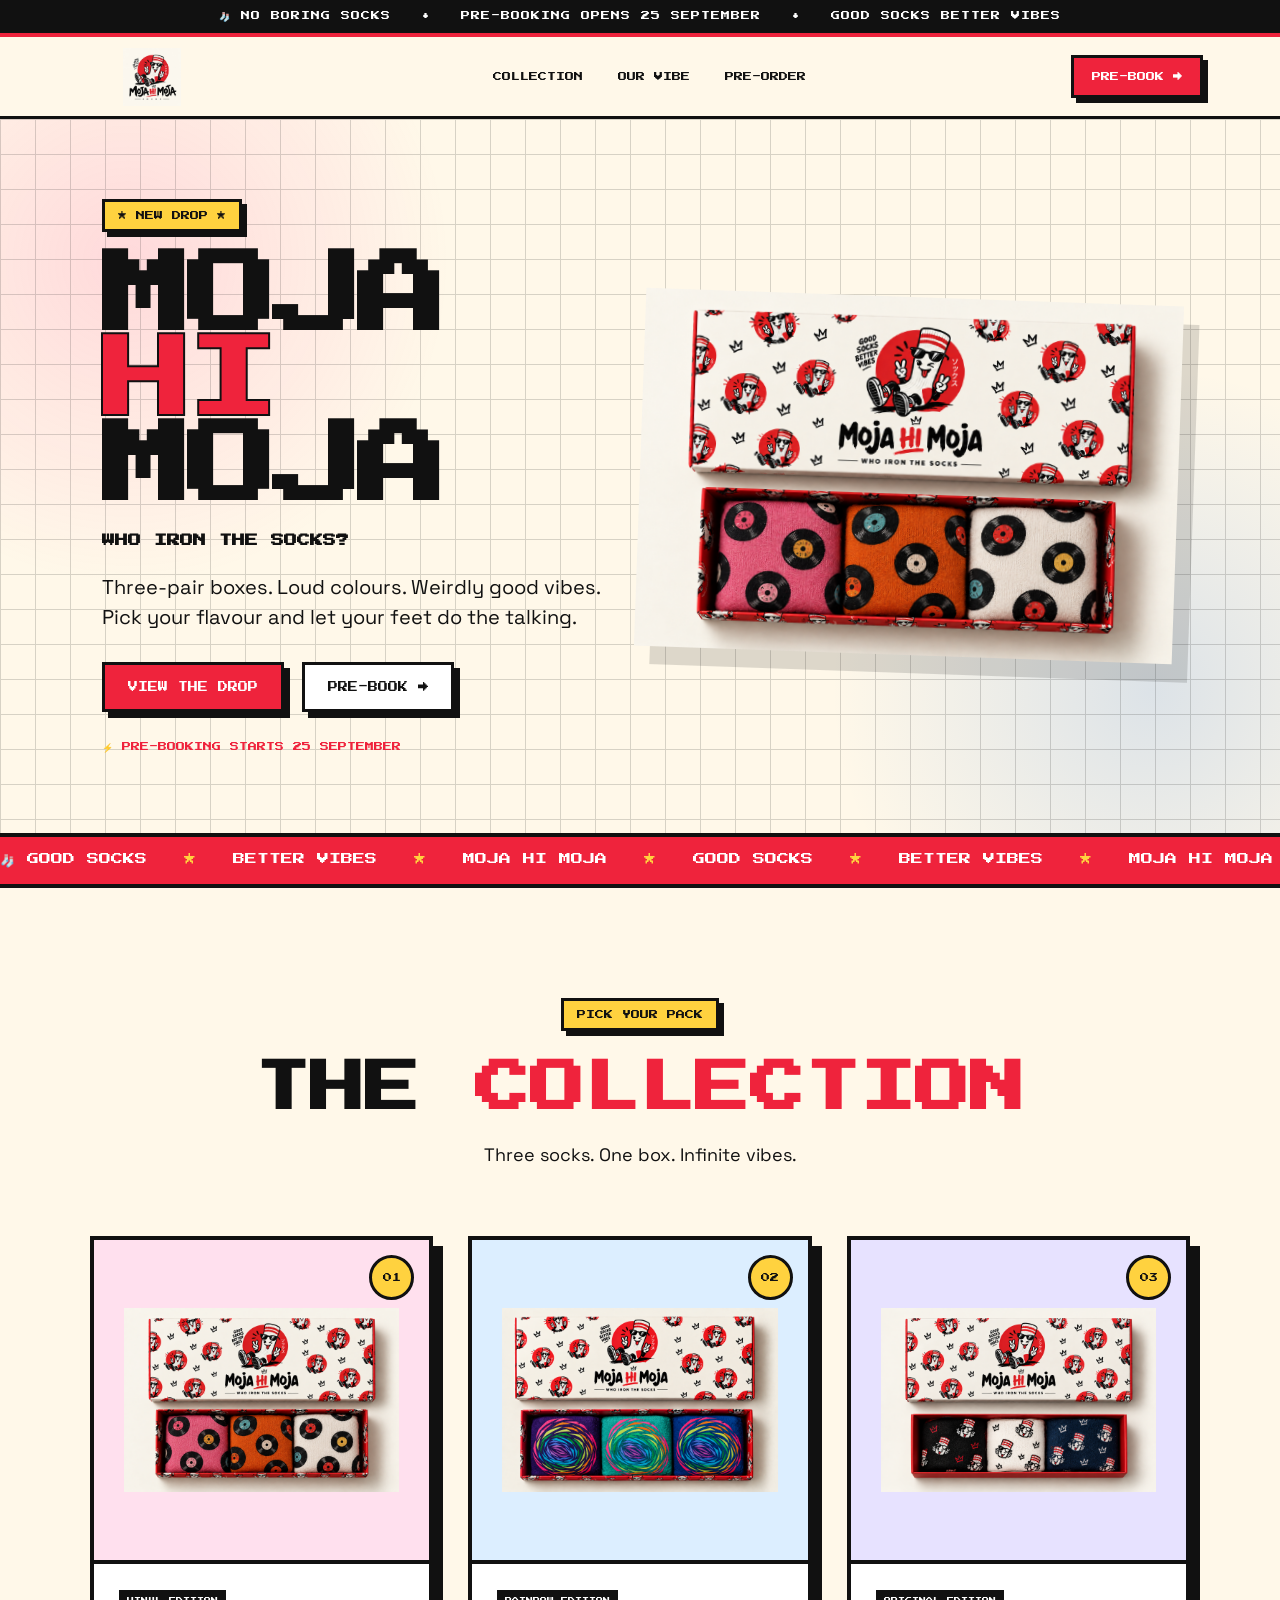
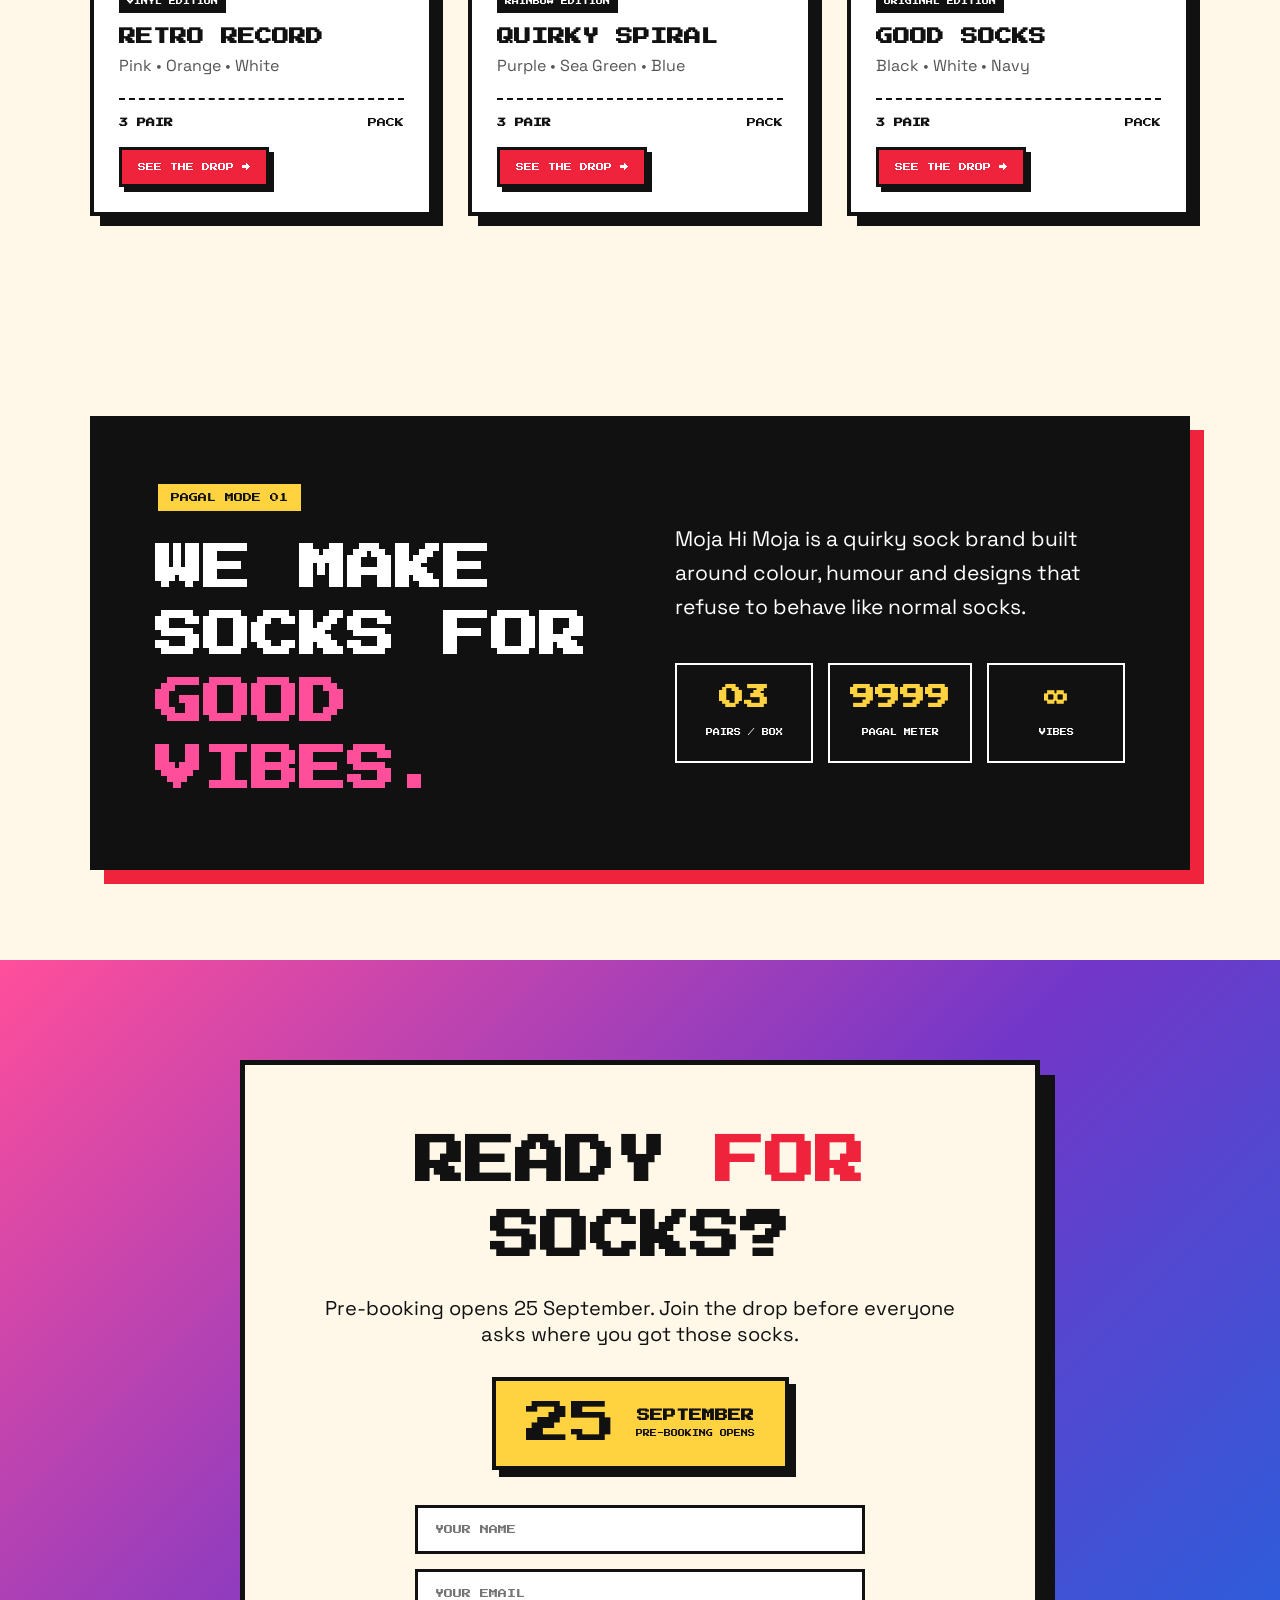
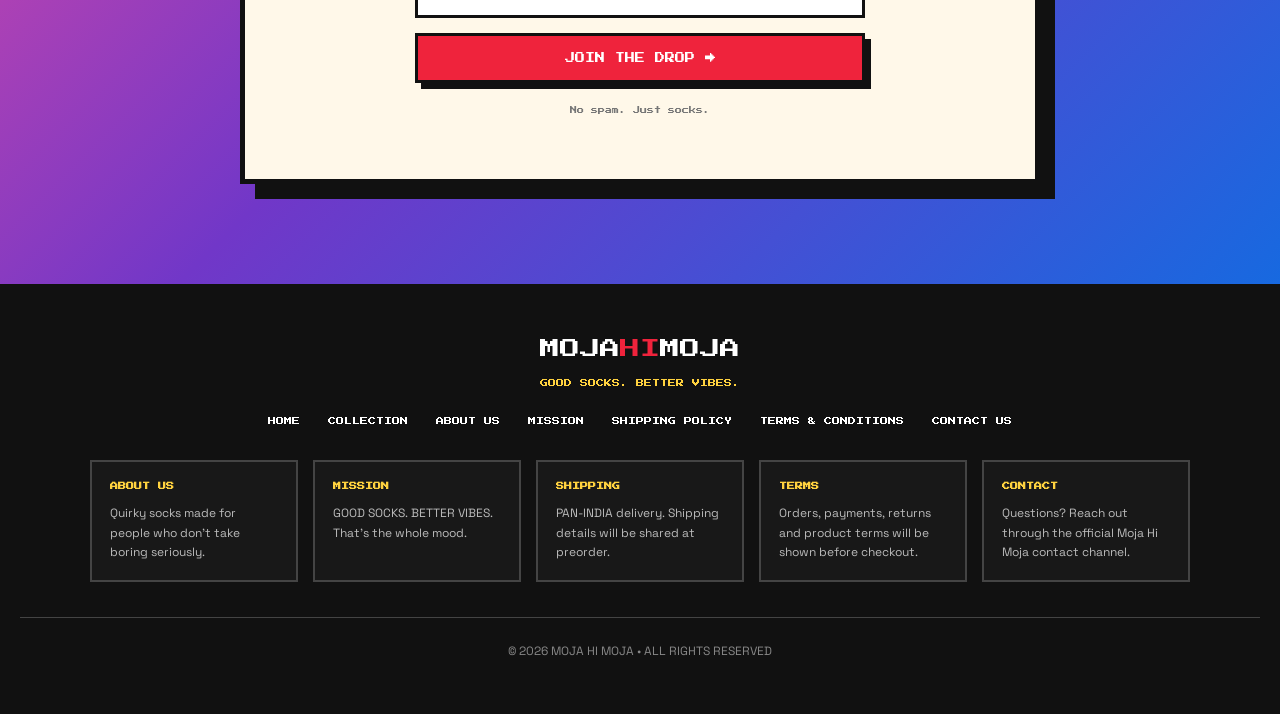
<file: index.html>
<!DOCTYPE html><html lang="en"><head><meta charset="UTF-8"><meta name="viewport" content="width=device-width,initial-scale=1.0"><title>MOJA HI MOJA — Good Socks Better Vibes</title><link rel="stylesheet" href="style.css"><link rel="preconnect" href="https://fonts.googleapis.com"><link rel="preconnect" href="https://fonts.gstatic.com" crossorigin><link href="https://fonts.googleapis.com/css2?family=Press+Start+2P&family=Space+Grotesk:wght@400;500;600;700&display=swap" rel="stylesheet"></head><body><div class="top-bar">🧦 NO BORING SOCKS &nbsp; • &nbsp; PRE-BOOKING OPENS 25 SEPTEMBER &nbsp; • &nbsp; GOOD SOCKS BETTER VIBES</div><nav class="navbar"><a href="index.html"><img class="brand-logo-img" src="assets/Brand%20Logo/Brand%20logo.jpeg" alt="Moja Hi Moja"></a><div class="nav-links"><a href="index.html#collection">COLLECTION</a><a href="index.html#story">OUR VIBE</a><a href="index.html#preorder">PRE-ORDER</a></div><a href="index.html#preorder" class="nav-button">PRE-BOOK →</a></nav><main><section class="hero"><div class="hero-grid"></div><div class="hero-content"><div class="pixel-label">★ NEW DROP ★</div><h1>MOJA <span>HI</span> MOJA</h1><h2>WHO IRON THE SOCKS?</h2><p>Three-pair boxes. Loud colours. Weirdly good vibes. Pick your flavour and let your feet do the talking.</p><div class="hero-buttons"><a href="#collection" class="pixel-button primary">VIEW THE DROP</a><a href="#preorder" class="pixel-button secondary">PRE-BOOK →</a></div><div class="hero-note">⚡ PRE-BOOKING STARTS 25 SEPTEMBER</div></div><div class="hero-packaging"><img class="hero-package-img" src="assets/Socks%20Packaging/The%20DiskTape%20Package.png" alt="Moja Hi Moja DiskTape packaging"></div></section><div class="marquee"><div class="marquee-track">🧦 GOOD SOCKS <span>★</span> BETTER VIBES <span>★</span> MOJA HI MOJA <span>★</span> GOOD SOCKS <span>★</span> BETTER VIBES <span>★</span> MOJA HI MOJA</div></div><section id="collection" class="collection"><div class="section-heading"><div class="pixel-label">PICK YOUR PACK</div><h2>THE <span>COLLECTION</span></h2><p>Three socks. One box. Infinite vibes.</p></div><div class="products"><article class="product-card pink-card"><div class="product-number">01</div><div class="product-image"><img class="product-photo" src="assets/Socks%20Packaging/The%20DiskTape%20Package.png" alt="The DiskTape Package"></div><div class="product-info"><span class="tag">VINYL EDITION</span><h3>RETRO RECORD</h3><p>Pink • Orange • White</p><div class="product-footer"><strong>3 PAIR</strong><span>PACK</span></div><a class="collection-link" href="disktape.html">SEE THE DROP →</a></div></article><article class="product-card rainbow-card"><div class="product-number">02</div><div class="product-image"><img class="product-photo" src="assets/Socks%20Packaging/The%20Spiral%20stretch%20Package.png" alt="The Spiral Stretch Package"></div><div class="product-info"><span class="tag">RAINBOW EDITION</span><h3>QUIRKY SPIRAL</h3><p>Purple • Sea Green • Blue</p><div class="product-footer"><strong>3 PAIR</strong><span>PACK</span></div><a class="collection-link" href="spiral-stretch.html">SEE THE DROP →</a></div></article><article class="product-card classic-card"><div class="product-number">03</div><div class="product-image"><img class="product-photo" src="assets/Socks%20Packaging/The%20OG%20package.png" alt="The OG Package"></div><div class="product-info"><span class="tag">ORIGINAL EDITION</span><h3>GOOD SOCKS</h3><p>Black • White • Navy</p><div class="product-footer"><strong>3 PAIR</strong><span>PACK</span></div><a class="collection-link" href="original.html">SEE THE DROP →</a></div></article></div></section><section id="story" class="story"><div class="story-card"><div class="story-left"><div class="pixel-label">PAGAL MODE 01</div><h2>WE MAKE SOCKS FOR <span>GOOD VIBES.</span></h2></div><div class="story-right"><p>Moja Hi Moja is a quirky sock brand built around colour, humour and designs that refuse to behave like normal socks.</p><div class="stats"><div><strong>03</strong><span>PAIRS / BOX</span></div><div><strong>9999</strong><span>PAGAL METER</span></div><div><strong>∞</strong><span>VIBES</span></div></div></div></div></section><section id="preorder" class="preorder"><div class="preorder-box"><h2>READY <span>FOR</span> SOCKS?</h2><p>Pre-booking opens 25 September. Join the drop before everyone asks where you got those socks.</p><div class="date-box"><div class="date-day">25</div><div><strong>SEPTEMBER</strong><small>PRE-BOOKING OPENS</small></div></div><form class="preorder-form" onsubmit="return false;"><input type="text" placeholder="YOUR NAME" required><input type="email" placeholder="YOUR EMAIL" required><button type="submit" class="pixel-button primary">JOIN THE DROP →</button></form><small class="privacy">No spam. Just socks.</small></div></section></main><footer><div class="footer-logo">MOJA<span>HI</span>MOJA</div><p>GOOD SOCKS. BETTER VIBES.</p><div class="footer-links"><a href="index.html">HOME</a><a href="index.html#collection">COLLECTION</a><a href="#about">ABOUT US</a><a href="#mission">MISSION</a><a href="#shipping">SHIPPING POLICY</a><a href="#terms">TERMS &amp; CONDITIONS</a><a href="#contact">CONTACT US</a></div><div class="footer-info"><div id="about"><strong>ABOUT US</strong><span>Quirky socks made for people who don't take boring seriously.</span></div><div id="mission"><strong>MISSION</strong><span>GOOD SOCKS. BETTER VIBES. That's the whole mood.</span></div><div id="shipping"><strong>SHIPPING</strong><span>PAN-INDIA delivery. Shipping details will be shared at preorder.</span></div><div id="terms"><strong>TERMS</strong><span>Orders, payments, returns and product terms will be shown before checkout.</span></div><div id="contact"><strong>CONTACT</strong><span>Questions? Reach out through the official Moja Hi Moja contact channel.</span></div></div><div class="footer-bottom">© 2026 MOJA HI MOJA • ALL RIGHTS RESERVED</div></footer></body></html>
</file>
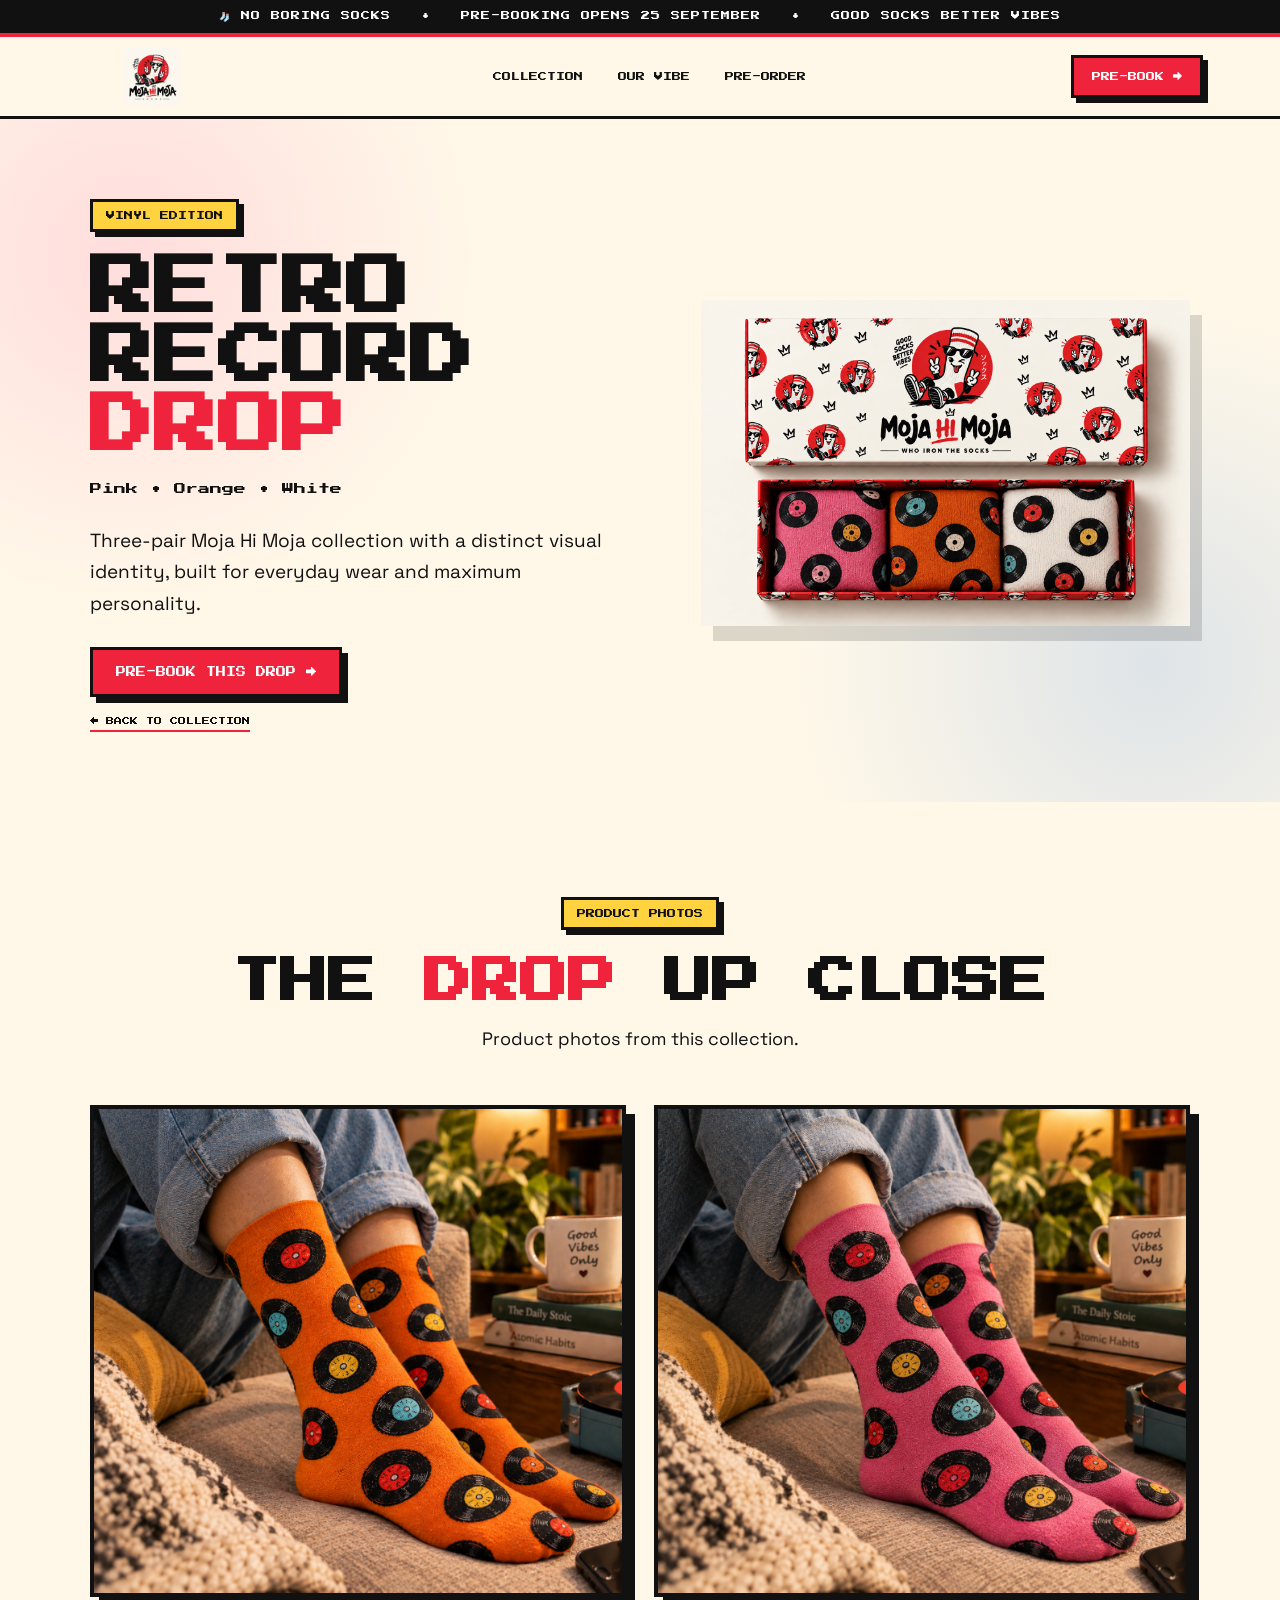
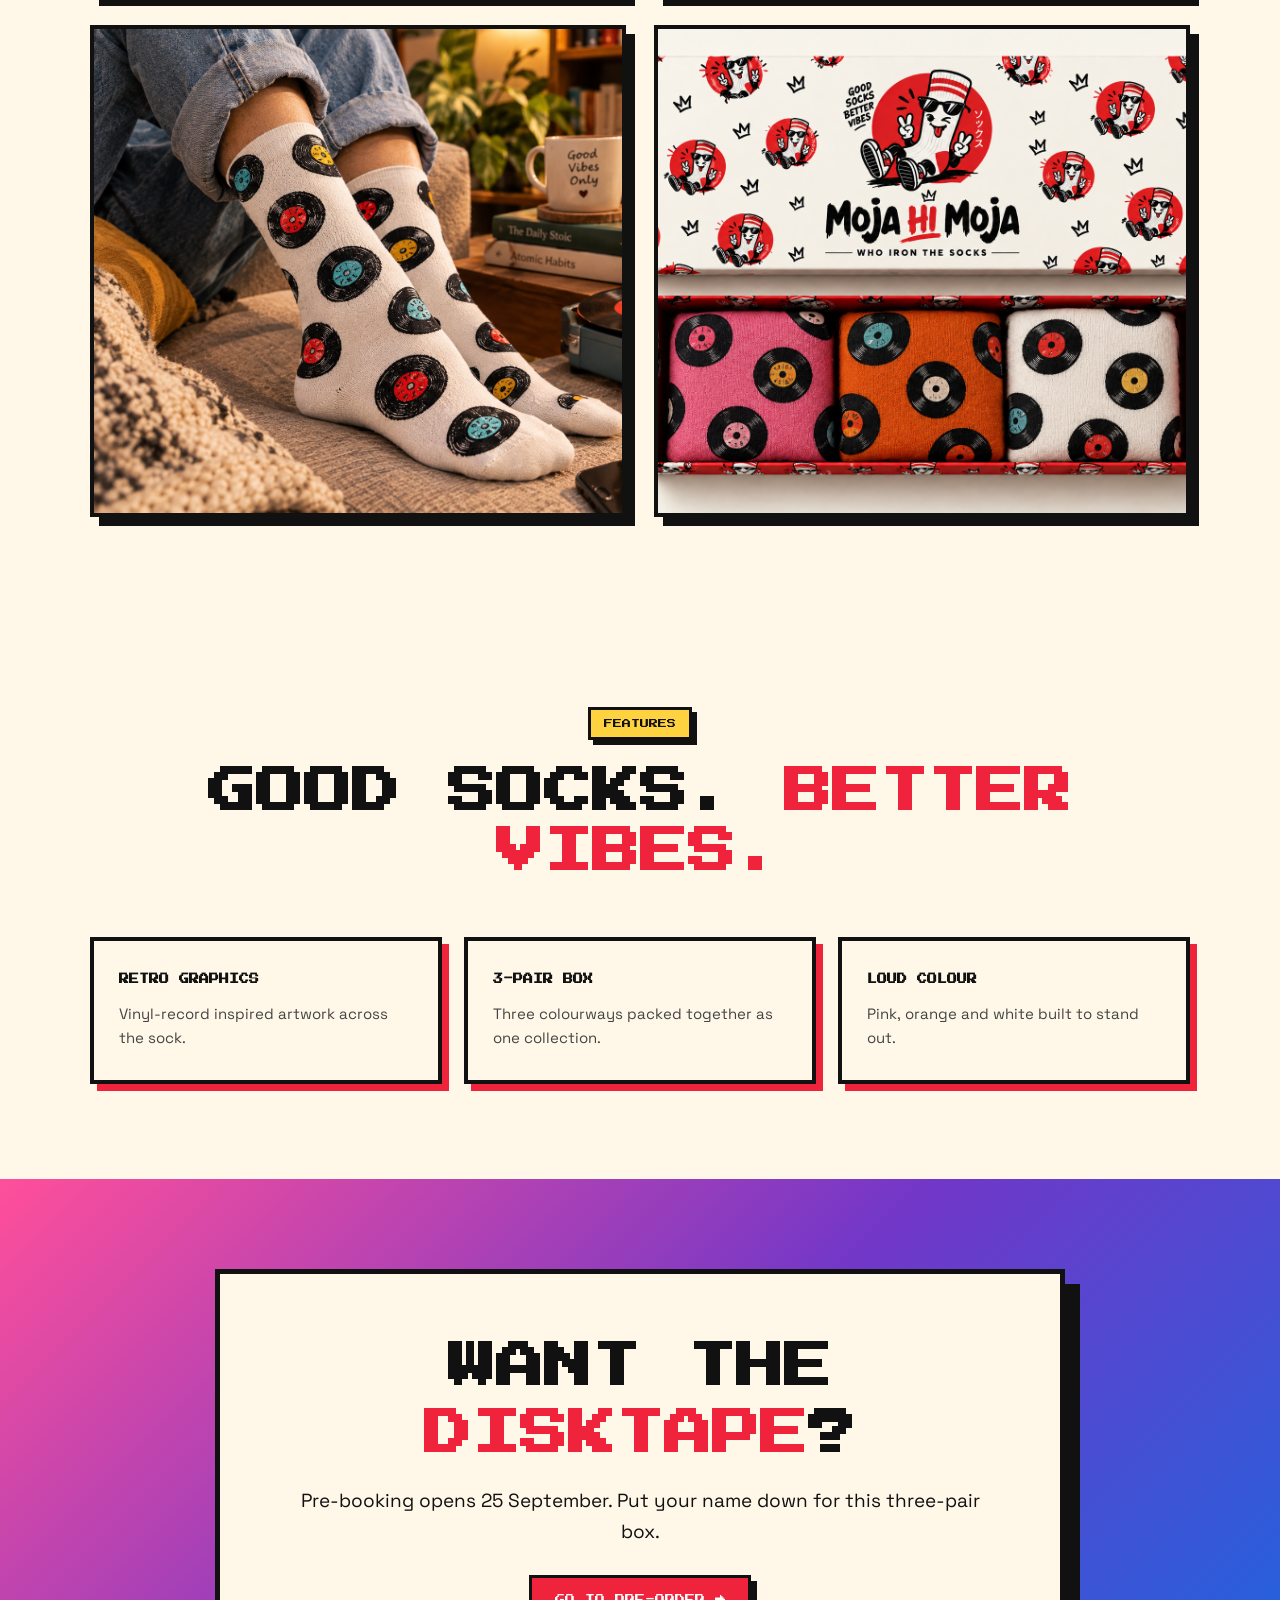
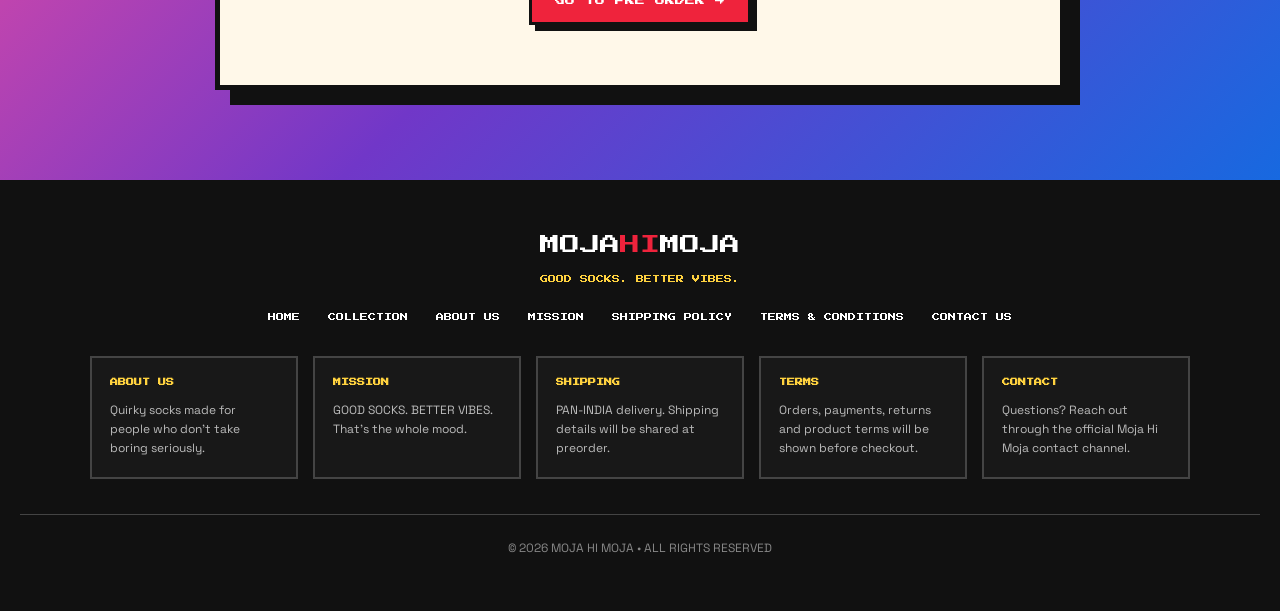
<file: disktape.html>
<!DOCTYPE html><html lang="en"><head><meta charset="UTF-8"><meta name="viewport" content="width=device-width,initial-scale=1.0"><title>DISKTAPE — MOJA HI MOJA</title><link rel="stylesheet" href="style.css"><link rel="preconnect" href="https://fonts.googleapis.com"><link rel="preconnect" href="https://fonts.gstatic.com" crossorigin><link href="https://fonts.googleapis.com/css2?family=Press+Start+2P&family=Space+Grotesk:wght@400;500;600;700&display=swap" rel="stylesheet"></head><body><div class="top-bar">🧦 NO BORING SOCKS &nbsp; • &nbsp; PRE-BOOKING OPENS 25 SEPTEMBER &nbsp; • &nbsp; GOOD SOCKS BETTER VIBES</div><nav class="navbar"><a href="index.html"><img class="brand-logo-img" src="assets/Brand%20Logo/Brand%20logo.jpeg" alt="Moja Hi Moja"></a><div class="nav-links"><a href="index.html#collection">COLLECTION</a><a href="index.html#story">OUR VIBE</a><a href="index.html#preorder">PRE-ORDER</a></div><a href="index.html#preorder" class="nav-button">PRE-BOOK →</a></nav><main><section class="product-hero"><div class="product-hero-copy"><div class="pixel-label">VINYL EDITION</div><h1>RETRO RECORD <span>DROP</span></h1><div class="subtitle">Pink • Orange • White</div><p>Three-pair Moja Hi Moja collection with a distinct visual identity, built for everyday wear and maximum personality.</p><a href="#preorder" class="pixel-button primary">PRE-BOOK THIS DROP →</a><br><a href="index.html#collection" class="back-link">← BACK TO COLLECTION</a></div><div><img class="detail-packaging" src="assets/Socks%20Packaging/The%20DiskTape%20Package.png" alt="DISKTAPE packaging"></div></section><section class="detail-section"><div class="detail-section-heading"><div class="pixel-label">PRODUCT PHOTOS</div><h2>THE <span>DROP</span> UP CLOSE</h2><p>Product photos from this collection.</p></div><div class="photo-grid"><div class="photo-card"><img src="assets/The Disktape/1.png" alt="RETRO RECORD photo 1"></div><div class="photo-card"><img src="assets/The Disktape/2.png" alt="RETRO RECORD photo 2"></div><div class="photo-card"><img src="assets/The Disktape/3.png" alt="RETRO RECORD photo 3"></div><div class="photo-card"><img src="assets/The Disktape/4.png" alt="RETRO RECORD photo 4"></div></div></section><section class="detail-section"><div class="detail-section-heading"><div class="pixel-label">FEATURES</div><h2>GOOD SOCKS. <span>BETTER VIBES.</span></h2></div><div class="feature-grid"><div class="feature-card"><strong>RETRO GRAPHICS</strong><p>Vinyl-record inspired artwork across the sock.</p></div><div class="feature-card"><strong>3-PAIR BOX</strong><p>Three colourways packed together as one collection.</p></div><div class="feature-card"><strong>LOUD COLOUR</strong><p>Pink, orange and white built to stand out.</p></div></div></section><section id="preorder" class="detail-preorder"><div class="detail-preorder-box"><h2>WANT THE <span>DISKTAPE</span>?</h2><p>Pre-booking opens 25 September. Put your name down for this three-pair box.</p><a href="index.html#preorder" class="pixel-button primary">GO TO PRE-ORDER →</a></div></section></main><footer><div class="footer-logo">MOJA<span>HI</span>MOJA</div><p>GOOD SOCKS. BETTER VIBES.</p><div class="footer-links"><a href="index.html">HOME</a><a href="index.html#collection">COLLECTION</a><a href="#about">ABOUT US</a><a href="#mission">MISSION</a><a href="#shipping">SHIPPING POLICY</a><a href="#terms">TERMS &amp; CONDITIONS</a><a href="#contact">CONTACT US</a></div><div class="footer-info"><div id="about"><strong>ABOUT US</strong><span>Quirky socks made for people who don't take boring seriously.</span></div><div id="mission"><strong>MISSION</strong><span>GOOD SOCKS. BETTER VIBES. That's the whole mood.</span></div><div id="shipping"><strong>SHIPPING</strong><span>PAN-INDIA delivery. Shipping details will be shared at preorder.</span></div><div id="terms"><strong>TERMS</strong><span>Orders, payments, returns and product terms will be shown before checkout.</span></div><div id="contact"><strong>CONTACT</strong><span>Questions? Reach out through the official Moja Hi Moja contact channel.</span></div></div><div class="footer-bottom">© 2026 MOJA HI MOJA • ALL RIGHTS RESERVED</div></footer></body></html>
</file>
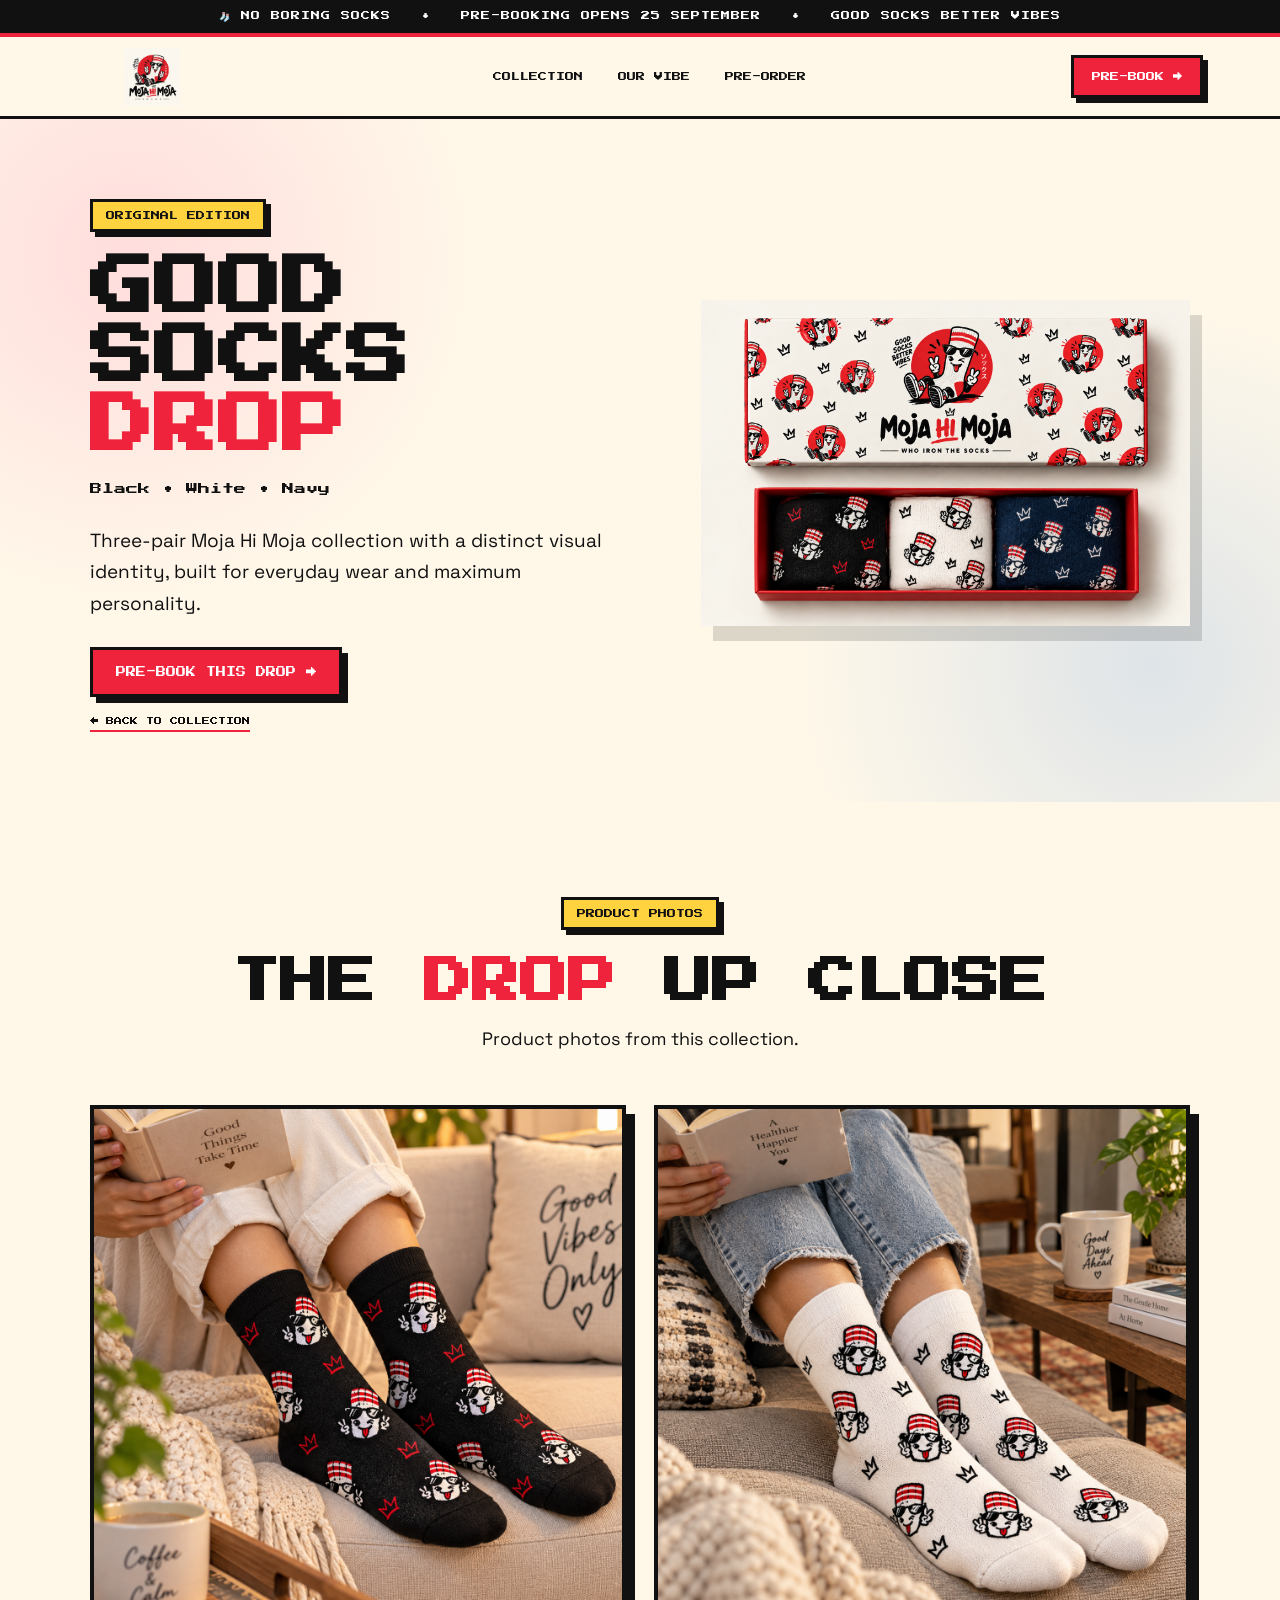
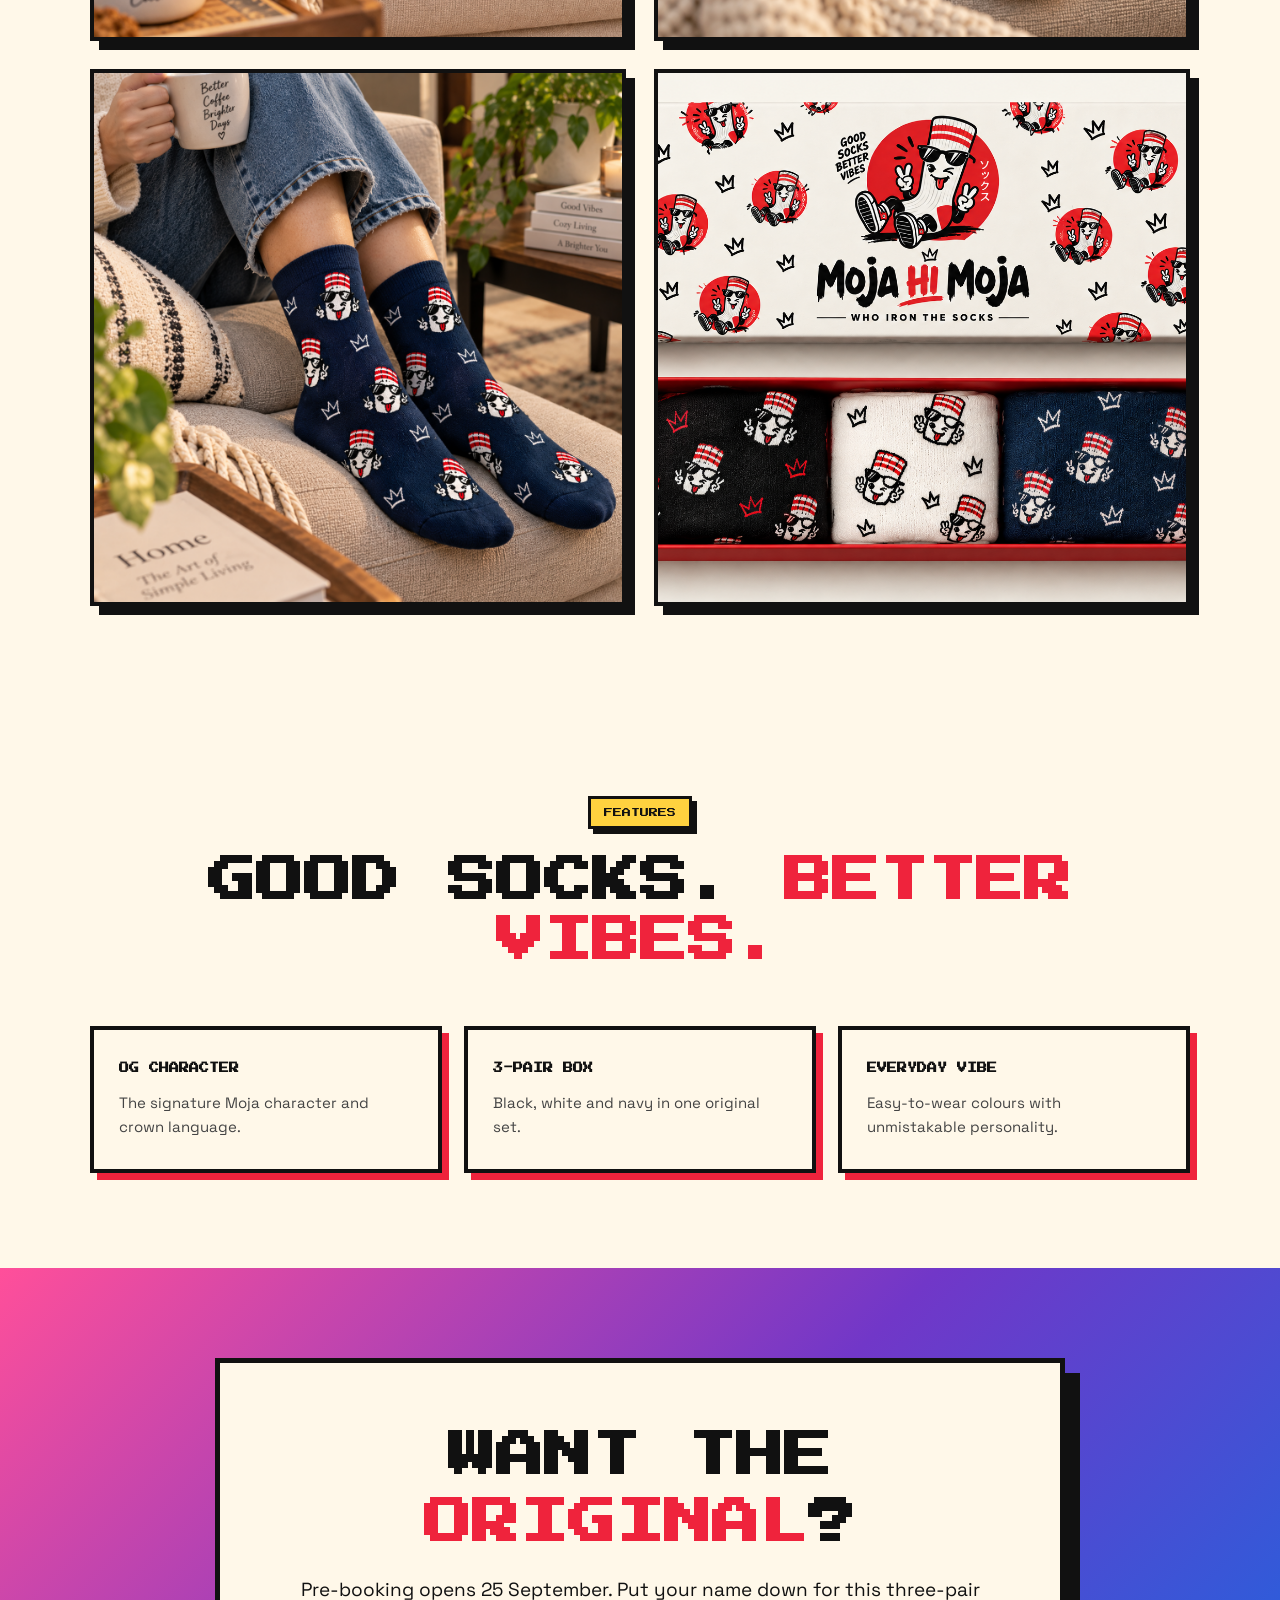
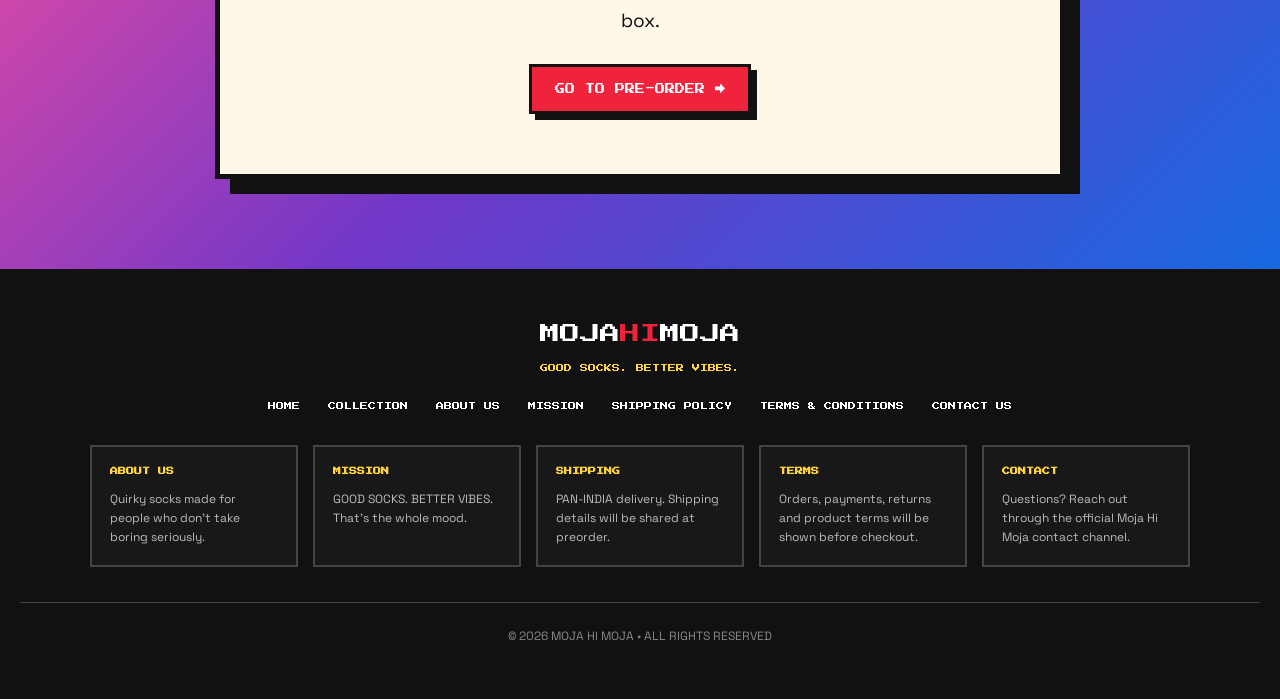
<file: original.html>
<!DOCTYPE html><html lang="en"><head><meta charset="UTF-8"><meta name="viewport" content="width=device-width,initial-scale=1.0"><title>ORIGINAL — MOJA HI MOJA</title><link rel="stylesheet" href="style.css"><link rel="preconnect" href="https://fonts.googleapis.com"><link rel="preconnect" href="https://fonts.gstatic.com" crossorigin><link href="https://fonts.googleapis.com/css2?family=Press+Start+2P&family=Space+Grotesk:wght@400;500;600;700&display=swap" rel="stylesheet"></head><body><div class="top-bar">🧦 NO BORING SOCKS &nbsp; • &nbsp; PRE-BOOKING OPENS 25 SEPTEMBER &nbsp; • &nbsp; GOOD SOCKS BETTER VIBES</div><nav class="navbar"><a href="index.html"><img class="brand-logo-img" src="assets/Brand%20Logo/Brand%20logo.jpeg" alt="Moja Hi Moja"></a><div class="nav-links"><a href="index.html#collection">COLLECTION</a><a href="index.html#story">OUR VIBE</a><a href="index.html#preorder">PRE-ORDER</a></div><a href="index.html#preorder" class="nav-button">PRE-BOOK →</a></nav><main><section class="product-hero"><div class="product-hero-copy"><div class="pixel-label">ORIGINAL EDITION</div><h1>GOOD SOCKS <span>DROP</span></h1><div class="subtitle">Black • White • Navy</div><p>Three-pair Moja Hi Moja collection with a distinct visual identity, built for everyday wear and maximum personality.</p><a href="#preorder" class="pixel-button primary">PRE-BOOK THIS DROP →</a><br><a href="index.html#collection" class="back-link">← BACK TO COLLECTION</a></div><div><img class="detail-packaging" src="assets/Socks%20Packaging/The%20OG%20package.png" alt="ORIGINAL packaging"></div></section><section class="detail-section"><div class="detail-section-heading"><div class="pixel-label">PRODUCT PHOTOS</div><h2>THE <span>DROP</span> UP CLOSE</h2><p>Product photos from this collection.</p></div><div class="photo-grid"><div class="photo-card"><img src="assets/The OG/1.png" alt="GOOD SOCKS photo 1"></div><div class="photo-card"><img src="assets/The OG/2.png" alt="GOOD SOCKS photo 2"></div><div class="photo-card"><img src="assets/The OG/3.png" alt="GOOD SOCKS photo 3"></div><div class="photo-card"><img src="assets/The OG/4.png" alt="GOOD SOCKS photo 4"></div></div></section><section class="detail-section"><div class="detail-section-heading"><div class="pixel-label">FEATURES</div><h2>GOOD SOCKS. <span>BETTER VIBES.</span></h2></div><div class="feature-grid"><div class="feature-card"><strong>OG CHARACTER</strong><p>The signature Moja character and crown language.</p></div><div class="feature-card"><strong>3-PAIR BOX</strong><p>Black, white and navy in one original set.</p></div><div class="feature-card"><strong>EVERYDAY VIBE</strong><p>Easy-to-wear colours with unmistakable personality.</p></div></div></section><section id="preorder" class="detail-preorder"><div class="detail-preorder-box"><h2>WANT THE <span>ORIGINAL</span>?</h2><p>Pre-booking opens 25 September. Put your name down for this three-pair box.</p><a href="index.html#preorder" class="pixel-button primary">GO TO PRE-ORDER →</a></div></section></main><footer><div class="footer-logo">MOJA<span>HI</span>MOJA</div><p>GOOD SOCKS. BETTER VIBES.</p><div class="footer-links"><a href="index.html">HOME</a><a href="index.html#collection">COLLECTION</a><a href="#about">ABOUT US</a><a href="#mission">MISSION</a><a href="#shipping">SHIPPING POLICY</a><a href="#terms">TERMS &amp; CONDITIONS</a><a href="#contact">CONTACT US</a></div><div class="footer-info"><div id="about"><strong>ABOUT US</strong><span>Quirky socks made for people who don't take boring seriously.</span></div><div id="mission"><strong>MISSION</strong><span>GOOD SOCKS. BETTER VIBES. That's the whole mood.</span></div><div id="shipping"><strong>SHIPPING</strong><span>PAN-INDIA delivery. Shipping details will be shared at preorder.</span></div><div id="terms"><strong>TERMS</strong><span>Orders, payments, returns and product terms will be shown before checkout.</span></div><div id="contact"><strong>CONTACT</strong><span>Questions? Reach out through the official Moja Hi Moja contact channel.</span></div></div><div class="footer-bottom">© 2026 MOJA HI MOJA • ALL RIGHTS RESERVED</div></footer></body></html>
</file>
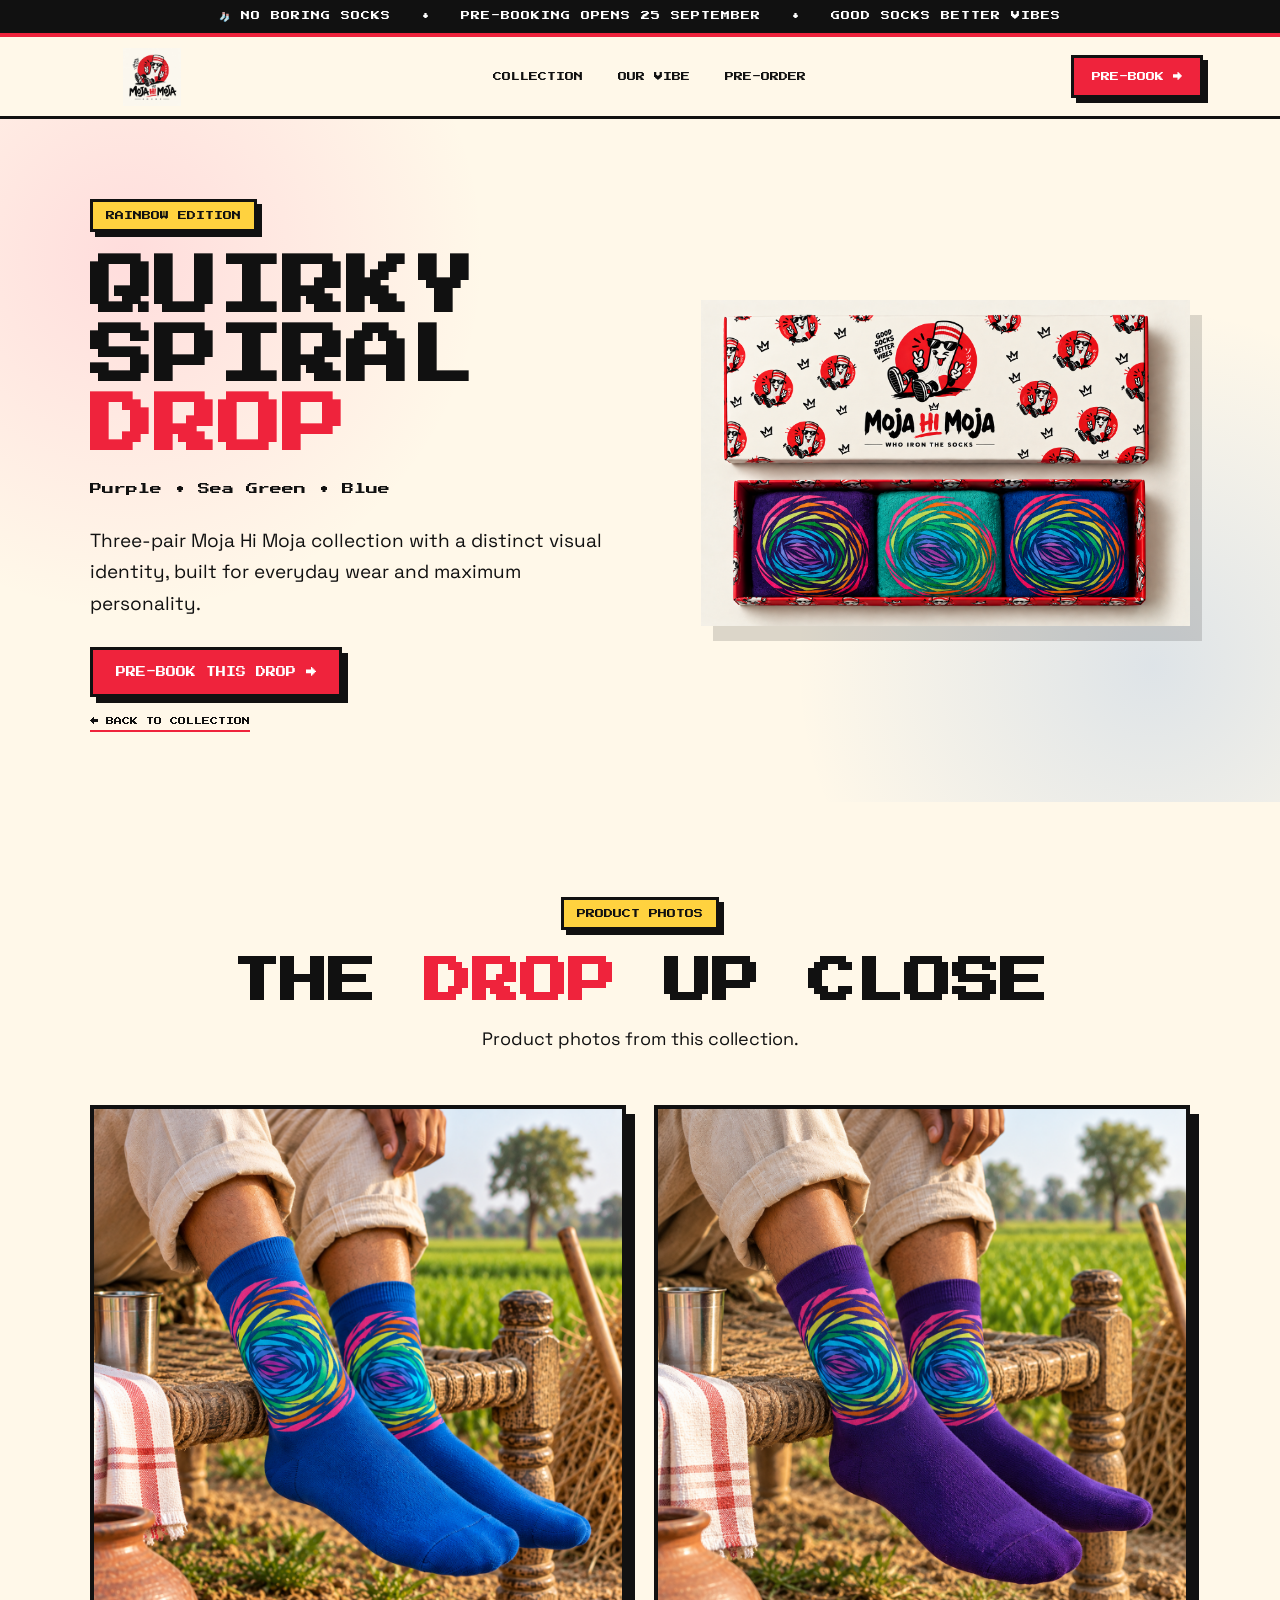
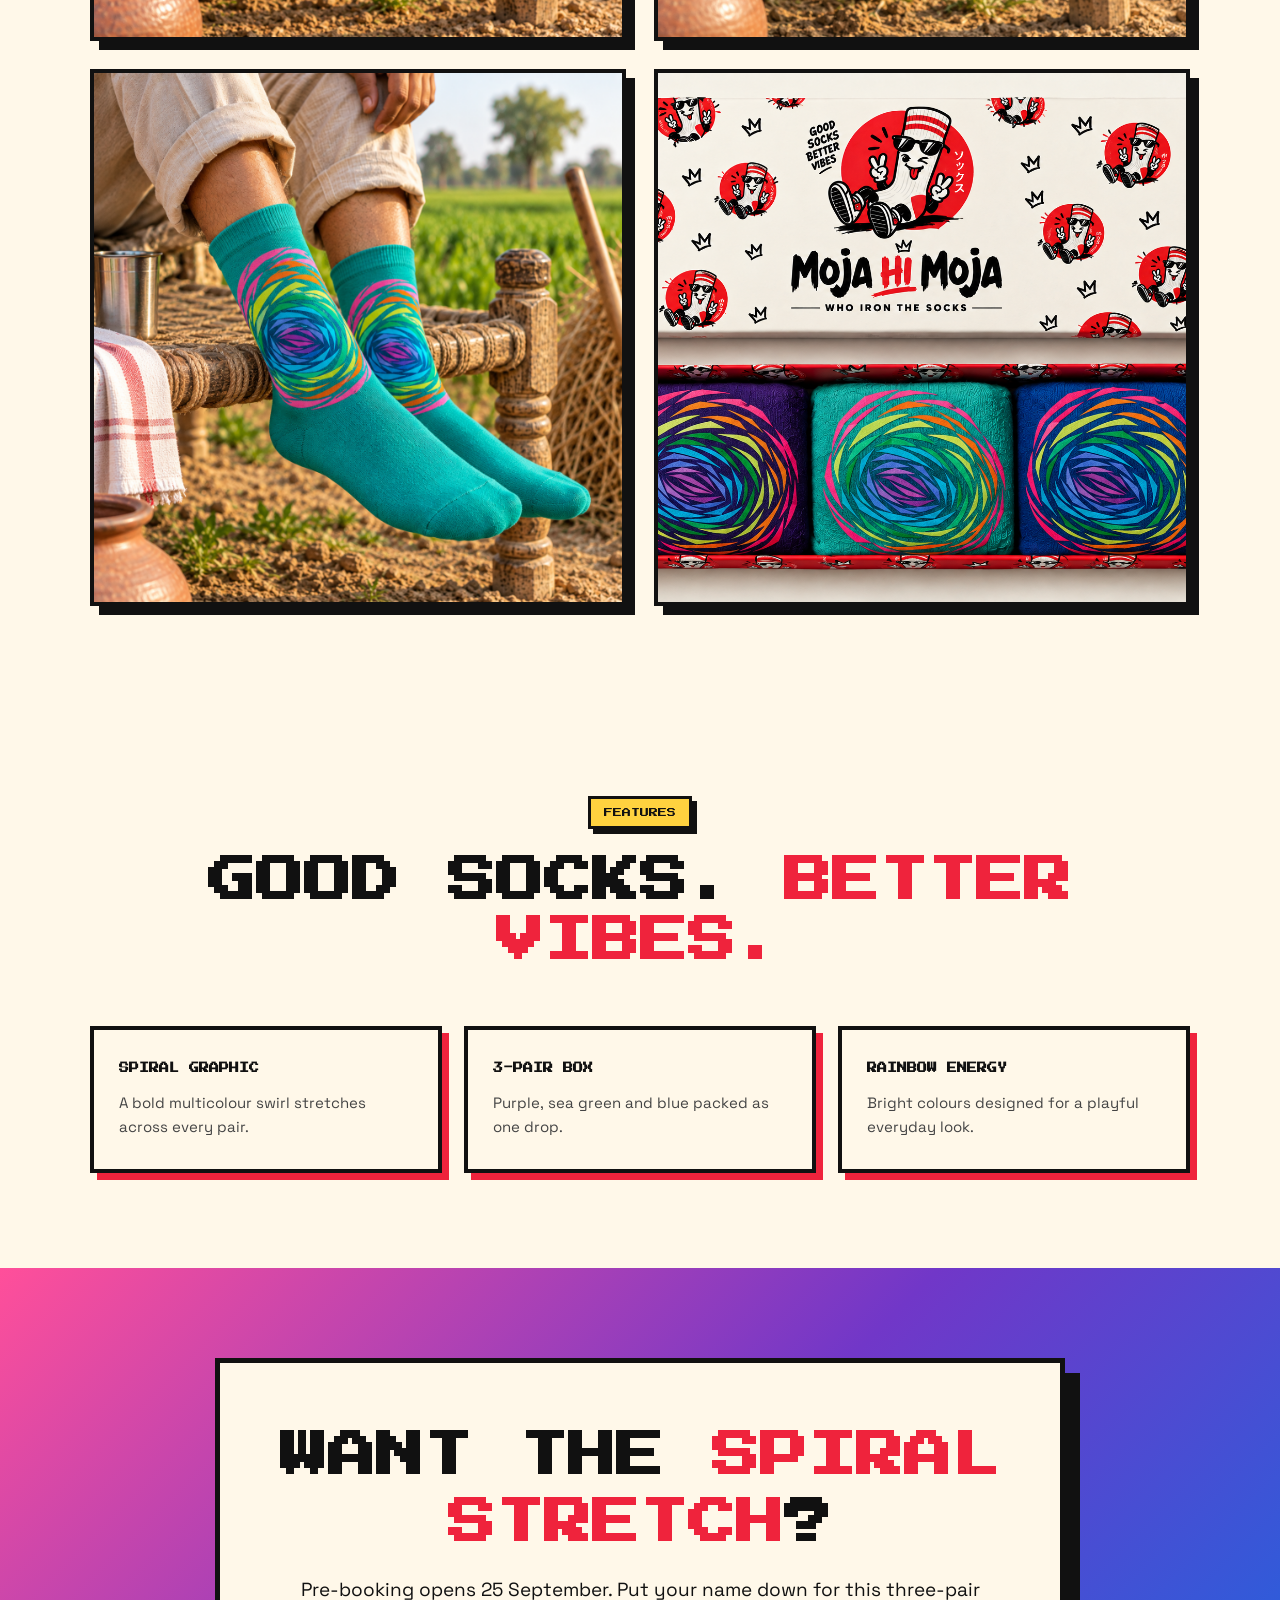
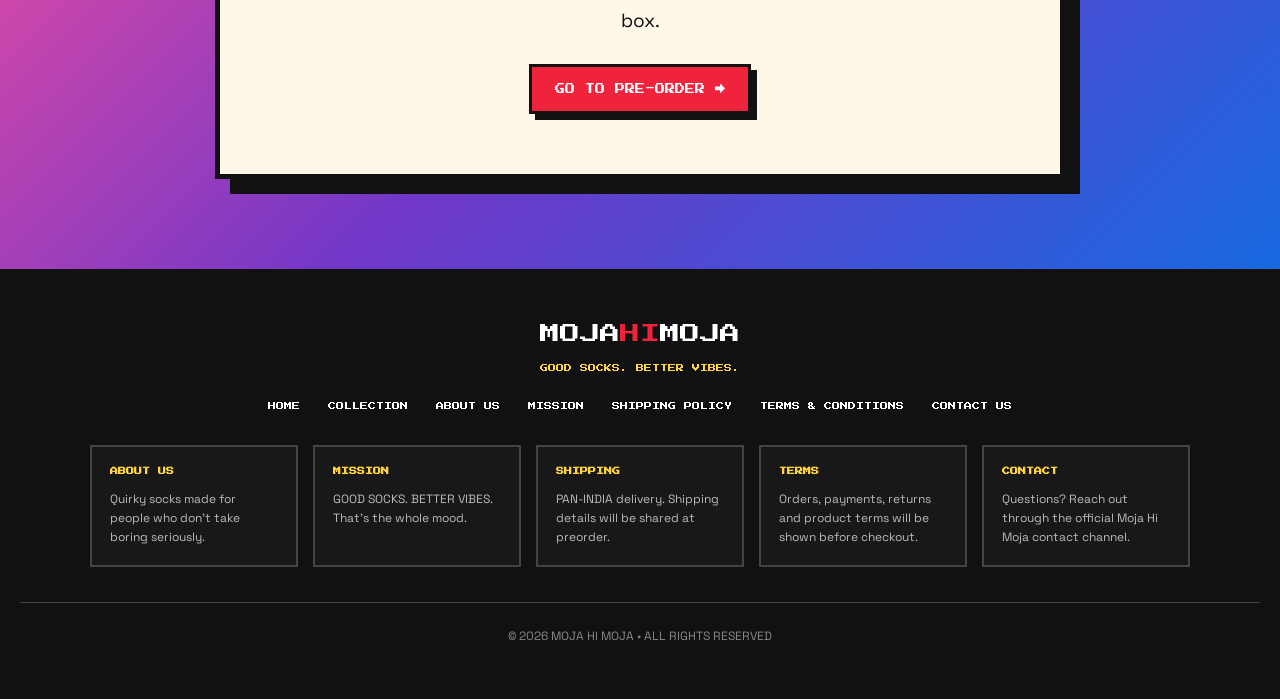
<file: spiral-stretch.html>
<!DOCTYPE html><html lang="en"><head><meta charset="UTF-8"><meta name="viewport" content="width=device-width,initial-scale=1.0"><title>SPIRAL STRETCH — MOJA HI MOJA</title><link rel="stylesheet" href="style.css"><link rel="preconnect" href="https://fonts.googleapis.com"><link rel="preconnect" href="https://fonts.gstatic.com" crossorigin><link href="https://fonts.googleapis.com/css2?family=Press+Start+2P&family=Space+Grotesk:wght@400;500;600;700&display=swap" rel="stylesheet"></head><body><div class="top-bar">🧦 NO BORING SOCKS &nbsp; • &nbsp; PRE-BOOKING OPENS 25 SEPTEMBER &nbsp; • &nbsp; GOOD SOCKS BETTER VIBES</div><nav class="navbar"><a href="index.html"><img class="brand-logo-img" src="assets/Brand%20Logo/Brand%20logo.jpeg" alt="Moja Hi Moja"></a><div class="nav-links"><a href="index.html#collection">COLLECTION</a><a href="index.html#story">OUR VIBE</a><a href="index.html#preorder">PRE-ORDER</a></div><a href="index.html#preorder" class="nav-button">PRE-BOOK →</a></nav><main><section class="product-hero"><div class="product-hero-copy"><div class="pixel-label">RAINBOW EDITION</div><h1>QUIRKY SPIRAL <span>DROP</span></h1><div class="subtitle">Purple • Sea Green • Blue</div><p>Three-pair Moja Hi Moja collection with a distinct visual identity, built for everyday wear and maximum personality.</p><a href="#preorder" class="pixel-button primary">PRE-BOOK THIS DROP →</a><br><a href="index.html#collection" class="back-link">← BACK TO COLLECTION</a></div><div><img class="detail-packaging" src="assets/Socks%20Packaging/The%20Spiral%20stretch%20Package.png" alt="SPIRAL STRETCH packaging"></div></section><section class="detail-section"><div class="detail-section-heading"><div class="pixel-label">PRODUCT PHOTOS</div><h2>THE <span>DROP</span> UP CLOSE</h2><p>Product photos from this collection.</p></div><div class="photo-grid"><div class="photo-card"><img src="assets/The spiral Stretch/1.png" alt="QUIRKY SPIRAL photo 1"></div><div class="photo-card"><img src="assets/The spiral Stretch/2.png" alt="QUIRKY SPIRAL photo 2"></div><div class="photo-card"><img src="assets/The spiral Stretch/3.png" alt="QUIRKY SPIRAL photo 3"></div><div class="photo-card"><img src="assets/The spiral Stretch/4.png" alt="QUIRKY SPIRAL photo 4"></div></div></section><section class="detail-section"><div class="detail-section-heading"><div class="pixel-label">FEATURES</div><h2>GOOD SOCKS. <span>BETTER VIBES.</span></h2></div><div class="feature-grid"><div class="feature-card"><strong>SPIRAL GRAPHIC</strong><p>A bold multicolour swirl stretches across every pair.</p></div><div class="feature-card"><strong>3-PAIR BOX</strong><p>Purple, sea green and blue packed as one drop.</p></div><div class="feature-card"><strong>RAINBOW ENERGY</strong><p>Bright colours designed for a playful everyday look.</p></div></div></section><section id="preorder" class="detail-preorder"><div class="detail-preorder-box"><h2>WANT THE <span>SPIRAL STRETCH</span>?</h2><p>Pre-booking opens 25 September. Put your name down for this three-pair box.</p><a href="index.html#preorder" class="pixel-button primary">GO TO PRE-ORDER →</a></div></section></main><footer><div class="footer-logo">MOJA<span>HI</span>MOJA</div><p>GOOD SOCKS. BETTER VIBES.</p><div class="footer-links"><a href="index.html">HOME</a><a href="index.html#collection">COLLECTION</a><a href="#about">ABOUT US</a><a href="#mission">MISSION</a><a href="#shipping">SHIPPING POLICY</a><a href="#terms">TERMS &amp; CONDITIONS</a><a href="#contact">CONTACT US</a></div><div class="footer-info"><div id="about"><strong>ABOUT US</strong><span>Quirky socks made for people who don't take boring seriously.</span></div><div id="mission"><strong>MISSION</strong><span>GOOD SOCKS. BETTER VIBES. That's the whole mood.</span></div><div id="shipping"><strong>SHIPPING</strong><span>PAN-INDIA delivery. Shipping details will be shared at preorder.</span></div><div id="terms"><strong>TERMS</strong><span>Orders, payments, returns and product terms will be shown before checkout.</span></div><div id="contact"><strong>CONTACT</strong><span>Questions? Reach out through the official Moja Hi Moja contact channel.</span></div></div><div class="footer-bottom">© 2026 MOJA HI MOJA • ALL RIGHTS RESERVED</div></footer></body></html>
</file>
<file: style.css>
/* ===================================
   ROOT
=================================== */

:root {

    --cream: #fff8e9;
    --black: #111111;
    --red: #ef233c;
    --pink: #ff4f9a;
    --orange: #ff7518;
    --purple: #7137c8;
    --sea: #19c6b2;
    --blue: #1769e0;
    --yellow: #ffd23f;

    --pixel:
        "Press Start 2P",
        monospace;

    --body:
        "Space Grotesk",
        sans-serif;
}


* {
    box-sizing: border-box;
    margin: 0;
    padding: 0;
}


html {
    scroll-behavior: smooth;
}


body {

    background: var(--cream);
    color: var(--black);

    font-family: var(--body);

    overflow-x: hidden;
}


/* ===================================
   TOP BAR
=================================== */

.top-bar {

    background: var(--black);
    color: white;

    padding: 11px 20px;

    text-align: center;

    font-family: var(--pixel);
    font-size: 9px;

    letter-spacing: 1px;

    border-bottom: 4px solid var(--red);
}


/* ===================================
   NAVBAR
=================================== */

.navbar {

    height: 82px;

    display: flex;
    align-items: center;
    justify-content: space-between;

    padding: 0 6%;

    border-bottom: 3px solid var(--black);

    background: var(--cream);

    position: sticky;
    top: 0;

    z-index: 100;
}


.logo {

    font-family: var(--pixel);

    font-size: 18px;
}


.logo span {
    color: var(--red);
}


.nav-links {

    display: flex;
    gap: 35px;
}


.nav-links a {

    color: var(--black);

    text-decoration: none;

    font-family: var(--pixel);

    font-size: 9px;
}


.nav-links a:hover {
    color: var(--red);
}


.nav-button {

    background: var(--red);
    color: white;

    text-decoration: none;

    padding: 14px 18px;

    border: 3px solid var(--black);

    box-shadow: 5px 5px 0 var(--black);

    font-family: var(--pixel);

    font-size: 9px;
}


.nav-button:hover {

    transform: translate(3px, 3px);

    box-shadow: 2px 2px 0 var(--black);
}


/* ===================================
   HERO
=================================== */

.hero {

    min-height: 680px;

    display: grid;

    grid-template-columns: 1fr 1fr;

    align-items: center;

    padding: 80px 8%;

    position: relative;

    overflow: hidden;

    background:
        radial-gradient(
            circle at 10% 20%,
            rgba(255,79,154,.18),
            transparent 25%
        ),
        radial-gradient(
            circle at 90% 80%,
            rgba(23,105,224,.15),
            transparent 25%
        );
}


.hero-grid {

    position: absolute;

    inset: 0;

    opacity: .16;

    background-image:
        linear-gradient(#111 1px, transparent 1px),
        linear-gradient(90deg, #111 1px, transparent 1px);

    background-size: 35px 35px;

    pointer-events: none;
}


.hero-content {

    position: relative;

    z-index: 2;
}


.pixel-label {

    display: inline-block;

    background: var(--yellow);

    border: 3px solid var(--black);

    padding: 9px 13px;

    font-family: var(--pixel);

    font-size: 9px;

    margin-bottom: 22px;

    box-shadow: 5px 5px 0 var(--black);
}


.hero h1 {

    font-family: var(--pixel);

    font-size: clamp(42px, 7vw, 90px);

    line-height: .95;

    letter-spacing: -5px;

    margin-bottom: 25px;
}


.hero h1 span {

    color: var(--red);

    -webkit-text-stroke: 2px var(--black);

}


.hero h2 {

    font-family: var(--pixel);

    font-size: 13px;

    margin-bottom: 25px;
}


.hero p {

    max-width: 500px;

    font-size: 20px;

    line-height: 1.5;

    margin-bottom: 30px;
}


/* ===================================
   BUTTONS
=================================== */

.hero-buttons {

    display: flex;

    gap: 18px;

    flex-wrap: wrap;
}


.pixel-button {

    display: inline-block;

    padding: 17px 23px;

    border: 3px solid var(--black);

    text-decoration: none;

    font-family: var(--pixel);

    font-size: 10px;

    cursor: pointer;

    box-shadow: 6px 6px 0 var(--black);

    transition: .15s;
}


.pixel-button:hover {

    transform: translate(4px, 4px);

    box-shadow: 2px 2px 0 var(--black);
}


.primary {

    background: var(--red);

    color: white;
}


.secondary {

    background: white;

    color: var(--black);
}


.hero-note {

    margin-top: 30px;

    font-family: var(--pixel);

    font-size: 9px;

    color: var(--red);
}


/* ===================================
   ARCADE CHARACTER
=================================== */

.hero-character {

    display: flex;

    justify-content: center;

    position: relative;
}


.arcade-screen {

    width: 390px;

    height: 430px;

    background: var(--black);

    border: 12px solid #222;

    border-radius: 25px;

    box-shadow:
        12px 12px 0 var(--red),
        20px 20px 0 var(--black);

    padding: 30px;

    display: flex;

    flex-direction: column;

    justify-content: space-between;

    align-items: center;

    position: relative;

    transform: rotate(3deg);
}


.arcade-screen::before {

    content: "";

    position: absolute;

    inset: 14px;

    border: 3px solid #333;

    pointer-events: none;
}


.screen-text {

    color: var(--yellow);

    font-family: var(--pixel);

    font-size: 12px;

    line-height: 1.7;

    text-align: center;

    z-index: 2;
}


.sock-character {

    width: 210px;

    height: 210px;

    border-radius: 50%;

    background: var(--red);

    display: flex;

    justify-content: center;

    align-items: center;

    font-size: 120px;

    border: 6px solid white;

    z-index: 2;
}


.score {

    color: white;

    font-family: var(--pixel);

    font-size: 9px;

    z-index: 2;
}


/* ===================================
   MARQUEE
=================================== */

.marquee {

    overflow: hidden;

    background: var(--red);

    color: white;

    border-top: 4px solid var(--black);

    border-bottom: 4px solid var(--black);

    padding: 16px 0;
}


.marquee-track {

    white-space: nowrap;

    font-family: var(--pixel);

    font-size: 12px;

    animation: marquee 20s linear infinite;
}


.marquee span {
    color: var(--yellow);
    margin: 0 25px;
}


@keyframes marquee {

    from {
        transform: translateX(0);
    }

    to {
        transform: translateX(-50%);
    }

}


/* ===================================
   COLLECTION
=================================== */

.collection {

    padding: 110px 7%;
}


.section-heading {

    text-align: center;

    margin-bottom: 70px;
}


.section-heading h2 {

    font-family: var(--pixel);

    font-size: clamp(28px, 5vw, 55px);

    line-height: 1.3;

    margin-bottom: 18px;
}


.section-heading h2 span {

    color: var(--red);

}


.section-heading p {

    font-size: 18px;
}


/* ===================================
   PRODUCT GRID
=================================== */

.products {

    display: grid;

    grid-template-columns:
        repeat(3, 1fr);

    gap: 35px;

    max-width: 1300px;

    margin: auto;
}


.product-card {

    border: 4px solid var(--black);

    background: white;

    box-shadow: 10px 10px 0 var(--black);

    transition: .2s;

    position: relative;

    overflow: hidden;
}


.product-card:hover {

    transform:
        translate(-5px, -5px)
        rotate(-1deg);

    box-shadow: 15px 15px 0 var(--black);
}


.product-number {

    position: absolute;

    right: 15px;
    top: 15px;

    width: 45px;
    height: 45px;

    border-radius: 50%;

    background: var(--yellow);

    border: 3px solid var(--black);

    display: flex;

    justify-content: center;
    align-items: center;

    font-family: var(--pixel);

    font-size: 9px;

    z-index: 3;
}


/* ===================================
   BOX MOCKUP
=================================== */

.product-image {

    height: 320px;

    padding: 30px;

    display: flex;

    align-items: center;

    justify-content: center;

    overflow: hidden;
}


.pink-card .product-image {
    background: #ffe0ee;
}


.rainbow-card .product-image {
    background: #dceeff;
}


.classic-card .product-image {
    background: #e7e2ff;
}


.box-art {

    width: 90%;

    height: 220px;

    position: relative;

    perspective: 800px;
}


.box-lid {

    position: absolute;

    top: 0;
    left: 0;

    width: 100%;
    height: 135px;

    background: var(--cream);

    border: 4px solid var(--black);

    display: flex;

    align-items: center;

    justify-content: center;

    text-align: center;

    font-family: var(--pixel);

    font-size: 17px;

    line-height: 1.7;

    z-index: 2;

    box-shadow: 8px 8px 0 var(--black);
}


.box-lid::after {

    content: "♛  🧦  ♛";

    position: absolute;

    bottom: 12px;

    font-size: 18px;

    color: var(--red);
}


.box-bottom {

    position: absolute;

    bottom: 0;
    left: 0;

    width: 100%;
    height: 100px;

    background: var(--red);

    border: 4px solid var(--black);

    transform: translateY(-4px);

    box-shadow: 8px 8px 0 var(--black);
}


/* ===================================
   SOCKS
=================================== */

.mini-socks {

    position: absolute;

    bottom: 17px;

    left: 10%;

    width: 80%;

    display: flex;

    justify-content: space-around;

    z-index: 5;
}


.sock {

    width: 75px;
    height: 90px;

    border-radius:
        15px 15px 25px 25px;

    border: 4px solid var(--black);

    display: flex;

    align-items: center;

    justify-content: center;

    color: white;

    font-size: 28px;

    transform: rotate(
        calc(var(--r) * 1deg)
    );

    box-shadow: 4px 4px 0 var(--black);
}


.pink-sock {
    background: var(--pink);
    --r: -8;
}


.orange-sock {
    background: var(--orange);
    --r: 0;
}


.white-sock {
    background: white;
    color: var(--red);
    --r: 8;
}


.purple-sock {
    background: var(--purple);
    --r: -8;
}


.sea-sock {
    background: var(--sea);
    --r: 0;
}


.blue-sock {
    background: var(--blue);
    --r: 8;
}


.black-sock {
    background: #111;
    --r: -8;
}


.navy-sock {
    background: #102b52;
    --r: 8;
}


/* ===================================
   PRODUCT INFO
=================================== */

.product-info {

    padding: 25px;

    border-top: 4px solid var(--black);
}


.tag {

    display: inline-block;

    font-family: var(--pixel);

    font-size: 7px;

    background: var(--black);

    color: white;

    padding: 8px;

    margin-bottom: 15px;
}


.product-info h3 {

    font-family: var(--pixel);

    font-size: 17px;

    margin-bottom: 10px;
}


.product-info p {

    color: #555;

    margin-bottom: 22px;
}


.product-footer {

    display: flex;

    justify-content: space-between;

    border-top: 2px dashed var(--black);

    padding-top: 18px;

    font-family: var(--pixel);

    font-size: 9px;
}


/* ===================================
   STORY
=================================== */

.story {

    padding: 90px 7%;
}


.story-card {

    max-width: 1200px;

    margin: auto;

    background: var(--black);

    color: white;

    border: 5px solid var(--black);

    box-shadow: 14px 14px 0 var(--red);

    padding: 60px;

    display: grid;

    grid-template-columns: 1fr 1fr;

    gap: 70px;
}


.story-card .pixel-label {

    color: var(--black);

    background: var(--yellow);
}


.story-left h2 {

    font-family: var(--pixel);

    font-size: clamp(25px, 4vw, 48px);

    line-height: 1.4;
}


.story-left h2 span {

    color: var(--pink);
}


.story-right {

    display: flex;

    flex-direction: column;

    justify-content: center;
}


.story-right p {

    font-size: 21px;

    line-height: 1.6;

    margin-bottom: 40px;
}


.stats {

    display: grid;

    grid-template-columns:
        repeat(3, 1fr);

    gap: 15px;
}


.stats div {

    border: 2px solid white;

    padding: 20px;

    text-align: center;
}


.stats strong {

    display: block;

    font-family: var(--pixel);

    font-size: 25px;

    color: var(--yellow);

    margin-bottom: 10px;
}


.stats span {

    font-family: var(--pixel);

    font-size: 7px;
}


/* ===================================
   PREORDER
=================================== */

.preorder {

    padding: 100px 7%;

    background:
        linear-gradient(
            135deg,
            var(--pink),
            var(--purple),
            var(--blue)
        );
}


.preorder-box {

    max-width: 800px;

    margin: auto;

    background: var(--cream);

    border: 5px solid var(--black);

    box-shadow: 15px 15px 0 var(--black);

    padding: 60px;

    text-align: center;
}


.preorder-box h2 {

    font-family: var(--pixel);

    font-size: clamp(25px, 5vw, 50px);

    line-height: 1.5;

    margin-bottom: 20px;
}


.preorder-box h2 span {

    color: var(--red);
}


.preorder-box > p {

    font-size: 20px;

    margin-bottom: 25px;
}


.date-box {

    display: flex;

    justify-content: center;

    align-items: center;

    gap: 20px;

    margin: 30px auto;

    width: fit-content;

    border: 4px solid var(--black);

    padding: 20px 30px;

    background: var(--yellow);

    box-shadow: 7px 7px 0 var(--black);
}


.date-day {

    font-family: var(--pixel);

    font-size: 45px;
}


.date-box strong {

    display: block;

    font-family: var(--pixel);

    font-size: 13px;
}


.date-box small {

    display: block;

    margin-top: 8px;

    font-family: var(--pixel);

    font-size: 7px;
}


.preorder-form {

    display: flex;

    flex-direction: column;

    gap: 15px;

    max-width: 450px;

    margin: 35px auto 15px;
}


.preorder-form input {

    border: 3px solid var(--black);

    padding: 17px;

    font-family: var(--pixel);

    font-size: 9px;

    background: white;

    outline: none;
}


.preorder-form input:focus {

    box-shadow: 5px 5px 0 var(--red);
}


.preorder-form button {

    width: 100%;
}


.privacy {

    font-family: var(--pixel);

    font-size: 7px;

    color: #777;
}


/* ===================================
   FOOTER
=================================== */

footer {

    background: var(--black);

    color: white;

    text-align: center;

    padding: 55px 20px;
}


.footer-logo {

    font-family: var(--pixel);

    font-size: 20px;

    margin-bottom: 20px;
}


.footer-logo span {

    color: var(--red);
}


footer p {

    font-family: var(--pixel);

    font-size: 8px;

    color: var(--yellow);

    margin-bottom: 30px;
}


.footer-bottom {

    padding-top: 25px;

    border-top: 1px solid #444;

    font-size: 12px;

    color: #888;
}


/* ===================================
   RESPONSIVE
=================================== */

@media (max-width: 950px) {

    .nav-links {
        display: none;
    }


    .hero {

        grid-template-columns: 1fr;

        text-align: center;

        padding-top: 70px;
    }


    .hero p {
        margin-left: auto;
        margin-right: auto;
    }


    .hero-buttons {
        justify-content: center;
    }


    .hero-character {
        margin-top: 70px;
    }


    .products {

        grid-template-columns:
            1fr;

        max-width: 550px;
    }


    .story-card {

        grid-template-columns:
            1fr;

        padding: 40px;

        gap: 40px;
    }

}


@media (max-width: 600px) {

    .top-bar {

        font-size: 7px;

        line-height: 1.7;
    }


    .navbar {

        height: 70px;

        padding: 0 5%;
    }


    .logo {

        font-size: 13px;
    }


    .nav-button {

        font-size: 7px;

        padding: 11px;
    }


    .hero {

        padding: 65px 5%;
    }


    .hero h1 {

        font-size: 42px;

        letter-spacing: -3px;
    }


    .hero h2 {

        font-size: 9px;
    }


    .hero p {

        font-size: 17px;
    }


    .arcade-screen {

        width: 290px;

        height: 340px;
    }


    .sock-character {

        width: 150px;
        height: 150px;

        font-size: 80px;
    }


    .collection,
    .story,
    .preorder {

        padding-left: 5%;
        padding-right: 5%;
    }


    .product-image {

        height: 280px;
    }


    .preorder-box {

        padding: 35px 20px;
    }


    .stats {

        grid-template-columns: 1fr;
    }

}
.brand-logo-img{display:block;width:150px;max-height:58px;object-fit:contain}.hero-packaging{position:relative;display:flex;align-items:center;justify-content:center;min-height:540px}.hero-package-img{width:min(620px,100%);max-height:520px;object-fit:contain;filter:drop-shadow(16px 18px 0 rgba(17,17,17,.14));transform:rotate(2deg);transition:.25s}.hero-package-img:hover{transform:scale(1.025)}.product-photo{width:100%;height:100%;object-fit:contain;display:block;transition:.25s}.product-card:hover .product-photo{transform:scale(1.035)}.collection-link{display:inline-block;margin-top:20px;background:var(--red);color:white;text-decoration:none;border:3px solid var(--black);padding:13px 16px;font-family:var(--pixel);font-size:8px;box-shadow:5px 5px 0 var(--black)}.product-hero{padding:80px 7% 70px;display:grid;grid-template-columns:1.05fr .95fr;gap:70px;align-items:center;background:radial-gradient(circle at 10% 20%,rgba(255,79,154,.16),transparent 28%),radial-gradient(circle at 90% 80%,rgba(23,105,224,.14),transparent 28%)}.product-hero-copy h1{font-family:var(--pixel);font-size:clamp(34px,5vw,70px);line-height:1.08;margin-bottom:18px}.product-hero-copy h1 span{color:var(--red)}.product-hero-copy .subtitle{font-family:var(--pixel);font-size:12px;line-height:1.8;margin-bottom:24px}.product-hero-copy>p{font-size:19px;line-height:1.65;max-width:620px;margin-bottom:28px}.detail-packaging{width:100%;max-height:520px;object-fit:contain;filter:drop-shadow(12px 15px 0 rgba(17,17,17,.15))}.detail-section{padding:95px 7%}.detail-section-heading{text-align:center;margin-bottom:55px}.detail-section-heading h2{font-family:var(--pixel);font-size:clamp(26px,4vw,48px);line-height:1.25;margin-bottom:15px}.detail-section-heading h2 span{color:var(--red)}.detail-section-heading p{font-size:18px}.photo-grid{max-width:1250px;margin:auto;display:grid;grid-template-columns:repeat(2,1fr);gap:28px}.photo-card{background:white;border:4px solid var(--black);box-shadow:9px 9px 0 var(--black);overflow:hidden;min-height:360px}.photo-card img{width:100%;height:100%;min-height:360px;display:block;object-fit:cover}.feature-grid{max-width:1100px;margin:auto;display:grid;grid-template-columns:repeat(3,1fr);gap:22px}.feature-card{background:var(--cream);border:4px solid var(--black);padding:30px 25px;box-shadow:7px 7px 0 var(--red)}.feature-card strong{display:block;font-family:var(--pixel);font-size:10px;line-height:1.7;margin-bottom:14px}.feature-card p{font-size:15px;line-height:1.6;color:#444}.detail-preorder{padding:90px 7%;background:linear-gradient(135deg,var(--pink),var(--purple),var(--blue))}.detail-preorder-box{max-width:850px;margin:auto;background:var(--cream);border:5px solid var(--black);box-shadow:15px 15px 0 var(--black);padding:60px;text-align:center}.detail-preorder-box h2{font-family:var(--pixel);font-size:clamp(25px,4vw,48px);line-height:1.4;margin-bottom:18px}.detail-preorder-box h2 span{color:var(--red)}.detail-preorder-box p{font-size:19px;line-height:1.6;margin-bottom:28px}.back-link{display:inline-block;margin-top:20px;color:var(--black);font-family:var(--pixel);font-size:8px;text-decoration:none;border-bottom:2px solid var(--red);padding-bottom:5px}.footer-links{max-width:1100px;margin:0 auto 35px;display:flex;justify-content:center;flex-wrap:wrap;gap:12px 28px}.footer-links a{color:white;text-decoration:none;font-family:var(--pixel);font-size:8px}.footer-links a:hover{color:var(--yellow)}.footer-info{max-width:1100px;margin:0 auto 35px;display:grid;grid-template-columns:repeat(5,1fr);gap:15px;text-align:left}.footer-info div{border:2px solid #444;padding:18px;background:#181818}.footer-info strong{display:block;color:var(--yellow);font-family:var(--pixel);font-size:8px;line-height:1.6;margin-bottom:12px}.footer-info span{display:block;color:#bbb;font-size:12px;line-height:1.6}@media(max-width:950px){.product-hero{grid-template-columns:1fr;text-align:center}.product-hero-copy>p{margin-left:auto;margin-right:auto}.feature-grid{grid-template-columns:1fr;max-width:600px}.footer-info{grid-template-columns:repeat(2,1fr)}}@media(max-width:650px){.brand-logo-img{width:120px}.hero-packaging{min-height:350px}.product-hero{padding:60px 5%}.photo-grid{grid-template-columns:1fr}.photo-card,.photo-card img{min-height:300px}.detail-section,.detail-preorder{padding-left:5%;padding-right:5%}.detail-preorder-box{padding:35px 20px}.footer-info{grid-template-columns:1fr}}
</file>
